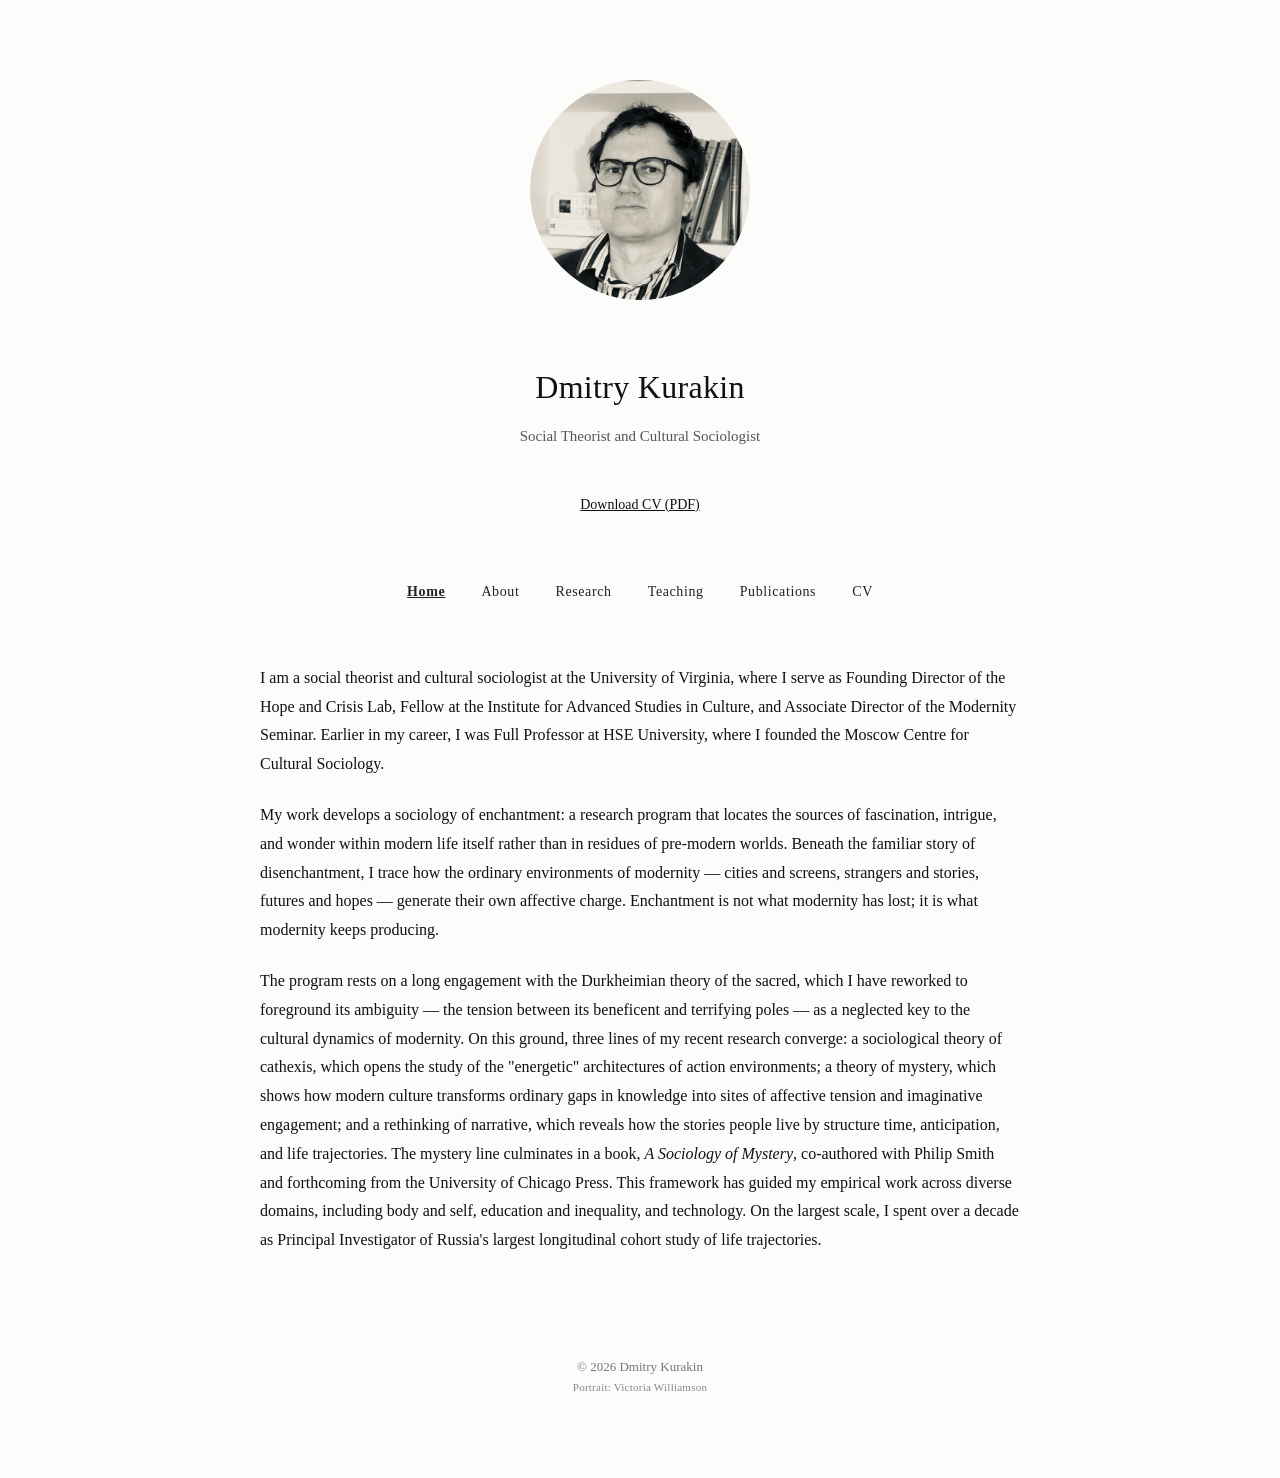
<file: index.html>
<!DOCTYPE html>
<html lang="en">
<head>
    <meta charset="UTF-8">
    <title>Dmitry Kurakin - Home</title>
    <link rel="stylesheet" href="style.css">
   <!-- ===========================
     Favicon / App Icons
     =========================== -->

<!-- Используем только DK для всех размеров -->
<link rel="icon" type="image/svg+xml" href="images/favicon-DK.svg">

<!-- Универсальный fallback -->
<link rel="shortcut icon" href="images/favicon-DK.svg" type="image/svg+xml">

<!-- Safari pinned tab (цвет для монохромного режима) -->
<link rel="mask-icon" href="images/favicon-DK.svg" color="#344c3d">

<!-- Social Media Preview -->
<meta property="og:image" content="https://dmitrykurakin.org/images/favicon-DK.svg">
<meta name="twitter:image" content="https://dmitrykurakin.org/images/favicon-DK.svg">
</head>
<body>
    <header>
        <img src="images/photo.jpeg" alt="Dmitry Kurakin">
        <h1>Dmitry Kurakin</h1>
        <p>Social Theorist and Cultural Sociologist</p>
      <a class="cv-link" href="pdf/Dmitry_Kurakin_CV.pdf" target="_blank">
    Download CV (PDF)
</a>
    </header>

    <nav>
    <a href="index.html" class="current">Home</a>
    <a href="about.html">About</a>
    <a href="research.html">Research</a>
    <a href="teaching.html">Teaching</a>
    <a href="publications.html">Publications</a>
    <a href="cv.html">CV</a>
</nav>

    <main>
        <p>I am a social theorist and cultural sociologist at the University of Virginia, where I serve as Founding Director of the Hope and Crisis Lab, Fellow at the Institute for Advanced Studies in Culture, and Associate Director of the Modernity Seminar. Earlier in my career, I was Full Professor at HSE University, where I founded the Moscow Centre for Cultural Sociology.</p>

        <p>My work develops a sociology of enchantment: a research program that locates the sources of fascination, intrigue, and wonder within modern life itself rather than in residues of pre-modern worlds. Beneath the familiar story of disenchantment, I trace how the ordinary environments of modernity — cities and screens, strangers and stories, futures and hopes — generate their own affective charge. Enchantment is not what modernity has lost; it is what modernity keeps producing.</p>

        <p>The program rests on a long engagement with the Durkheimian theory of the sacred, which I have reworked to foreground its ambiguity — the tension between its beneficent and terrifying poles — as a neglected key to the cultural dynamics of modernity. On this ground, three lines of my recent research converge: a sociological theory of cathexis, which opens the study of the "energetic" architectures of action environments; a theory of mystery, which shows how modern culture transforms ordinary gaps in knowledge into sites of affective tension and imaginative engagement; and a rethinking of narrative, which reveals how the stories people live by structure time, anticipation, and life trajectories. The mystery line culminates in a book, <em>A Sociology of Mystery</em>, co-authored with Philip Smith and forthcoming from the University of Chicago Press. This framework has guided my empirical work across diverse domains, including body and self, education and inequality, and technology. On the largest scale, I spent over a decade as Principal Investigator of Russia's largest longitudinal cohort study of life trajectories.</p>
    </main>
<footer>
    © 2026 Dmitry Kurakin<br>
    <span class="photo-credit">Portrait: Victoria Williamson</span>
</footer>
</body>
</html>
</file>
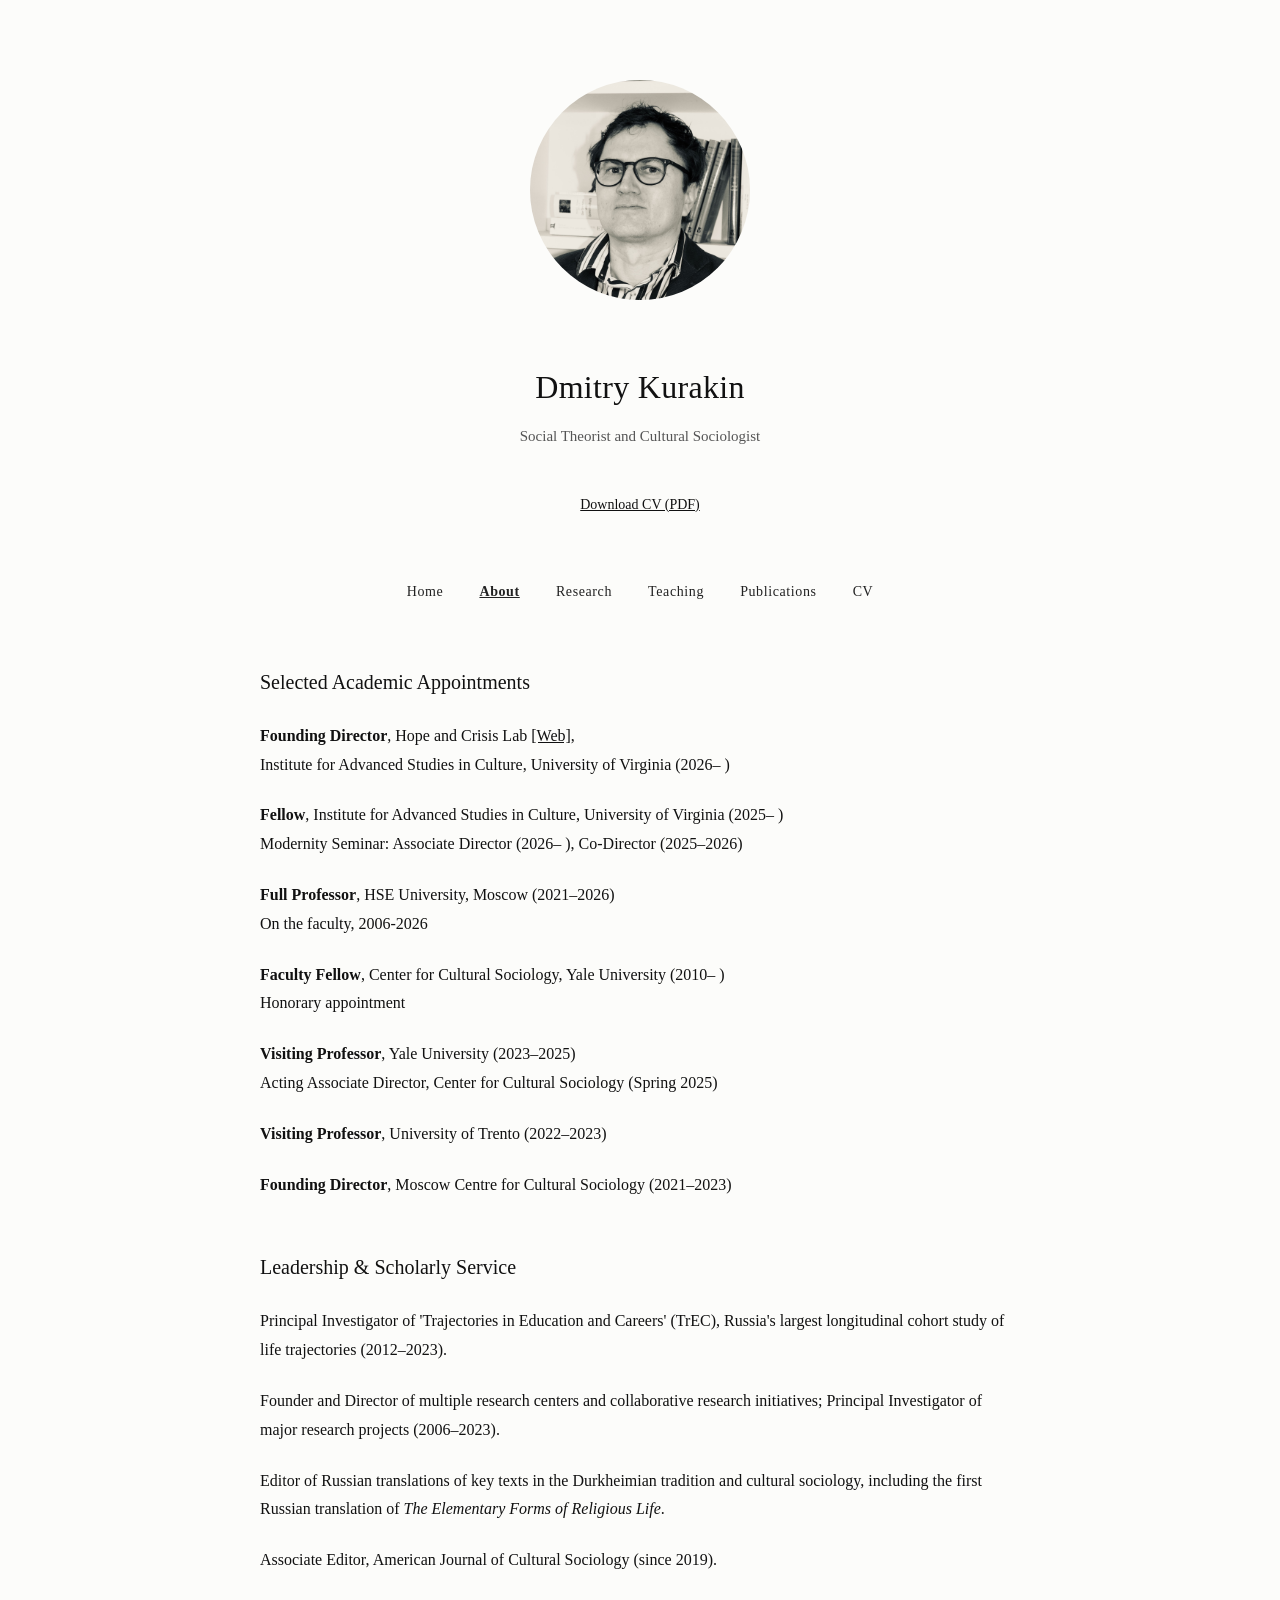
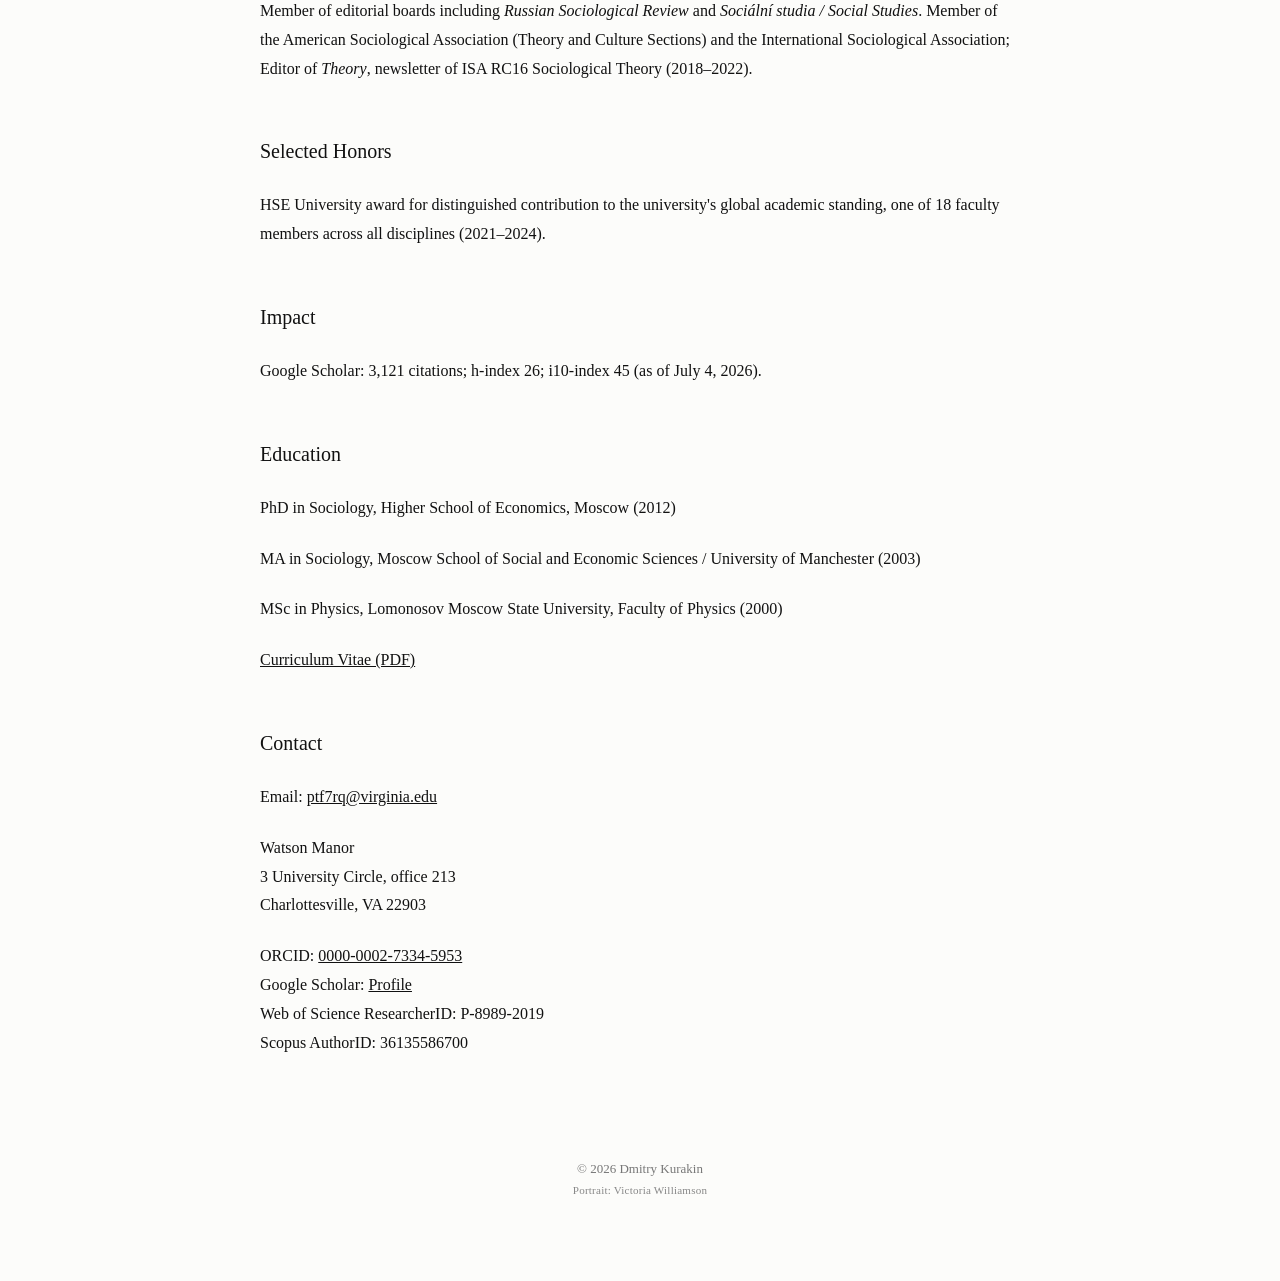
<file: about.html>
<!DOCTYPE html>
<html lang="en">
<head>
    <meta charset="UTF-8">
    <title>Dmitry Kurakin - Home</title>
<link rel="stylesheet" href="style.css">
<!-- ===========================
     Favicon / App Icons
     =========================== -->

<!-- Используем только DK для всех размеров -->
<link rel="icon" type="image/svg+xml" href="images/favicon-DK.svg">

<!-- Универсальный fallback -->
<link rel="shortcut icon" href="images/favicon-DK.svg" type="image/svg+xml">

<!-- Safari pinned tab (цвет для монохромного режима) -->
<link rel="mask-icon" href="images/favicon-DK.svg" color="#344c3d">

<!-- Social Media Preview -->
<meta property="og:image" content="https://dmitrykurakin.org/images/favicon-DK.svg">
<meta name="twitter:image" content="https://dmitrykurakin.org/images/favicon-DK.svg">
</head>
<body>
    <header>
        <img src="images/photo.jpeg" alt="Dmitry Kurakin">
        <h1>Dmitry Kurakin</h1>
        <p>Social Theorist and Cultural Sociologist</p>
      <a class="cv-link" href="pdf/Dmitry_Kurakin_CV.pdf" target="_blank">
    Download CV (PDF)
</a>
    </header>

    <nav>
    <a href="index.html">Home</a>
    <a href="about.html" class="current">About</a>
    <a href="research.html">Research</a>
    <a href="teaching.html">Teaching</a>
    <a href="publications.html">Publications</a>
    <a href="cv.html">CV</a>
</nav>

   <main>
<h2>Selected Academic Appointments</h2>

<p><strong>Founding Director</strong>, Hope and Crisis Lab <a href="https://iasculture.org/hope-and-crisis-lab/" target="_blank">[Web]</a>,<br>
Institute for Advanced Studies in Culture, University of Virginia (2026– )</p>

<p><strong>Fellow</strong>, Institute for Advanced Studies in Culture, University of Virginia (2025– )<br>
Modernity Seminar: Associate Director (2026– ), Co-Director (2025–2026)  
</p>

<p><strong>Full Professor</strong>, HSE University, Moscow (2021–2026)<br>
On the faculty, 2006-2026</p>

<p><strong>Faculty Fellow</strong>, Center for Cultural Sociology, Yale University (2010– )<br> 
Honorary appointment</p>

<p><strong>Visiting Professor</strong>, Yale University (2023–2025)<br>
Acting Associate Director, Center for Cultural Sociology (Spring 2025)</p>

<p><strong>Visiting Professor</strong>, University of Trento (2022–2023)</p>

<p><strong>Founding Director</strong>, Moscow Centre for Cultural Sociology (2021–2023)</p>

<h2>Leadership & Scholarly Service</h2>

<p>Principal Investigator of 'Trajectories in Education and Careers' (TrEC), Russia's largest longitudinal cohort study of life trajectories (2012–2023).</p>

<p>Founder and Director of multiple research centers and collaborative research initiatives; Principal Investigator of major research projects (2006–2023).</p>

<p>Editor of Russian translations of key texts in the Durkheimian tradition and cultural sociology, including the first Russian translation of <em>The Elementary Forms of Religious Life</em>.</p>

<p>Associate Editor, American Journal of Cultural Sociology (since 2019).</p>

<p>Member of editorial boards including <em>Russian Sociological Review</em> and <em>Sociální studia / Social Studies</em>. Member of the American Sociological Association (Theory and Culture Sections) and the International Sociological Association; Editor of <em>Theory</em>, newsletter of ISA RC16 Sociological Theory (2018–2022).</p>

<h2>Selected Honors</h2>

<p>HSE University award for distinguished contribution to the university's global academic standing, one of 18 faculty members across all disciplines (2021–2024).</p>

<h2>Impact</h2>

<p>Google Scholar: 3,121 citations; h-index 26; i10-index 45 (as of July 4, 2026).</p>

<h2>Education</h2>

<p>PhD in Sociology, Higher School of Economics, Moscow (2012)</p>

<p>MA in Sociology, Moscow School of Social and Economic Sciences / University of Manchester (2003)</p>

<p>MSc in Physics, Lomonosov Moscow State University, Faculty of Physics (2000)</p>

<p><a href="pdf/Dmitry_Kurakin_CV.pdf" target="_blank">Curriculum Vitae (PDF)</a></p>
<h2>Contact</h2>

<p>Email: <a href="mailto:ptf7rq@virginia.edu">ptf7rq@virginia.edu</a></p>

<p>
Watson Manor<br>
3 University Circle, office 213<br>
Charlottesville, VA 22903
</p>

<p>
ORCID: <a href="https://orcid.org/0000-0002-7334-5953" target="_blank">0000-0002-7334-5953</a><br>
Google Scholar: <a href="https://scholar.google.com/citations?user=AHNP6kgAAAAJ&hl=en" target="_blank">Profile</a><br>
Web of Science ResearcherID: P-8989-2019<br>
Scopus AuthorID: 36135586700
</p>
</main>
<footer>
    © 2026 Dmitry Kurakin<br>
    <span class="photo-credit">Portrait: Victoria Williamson</span>
</footer>
</body>
</html>
</file>
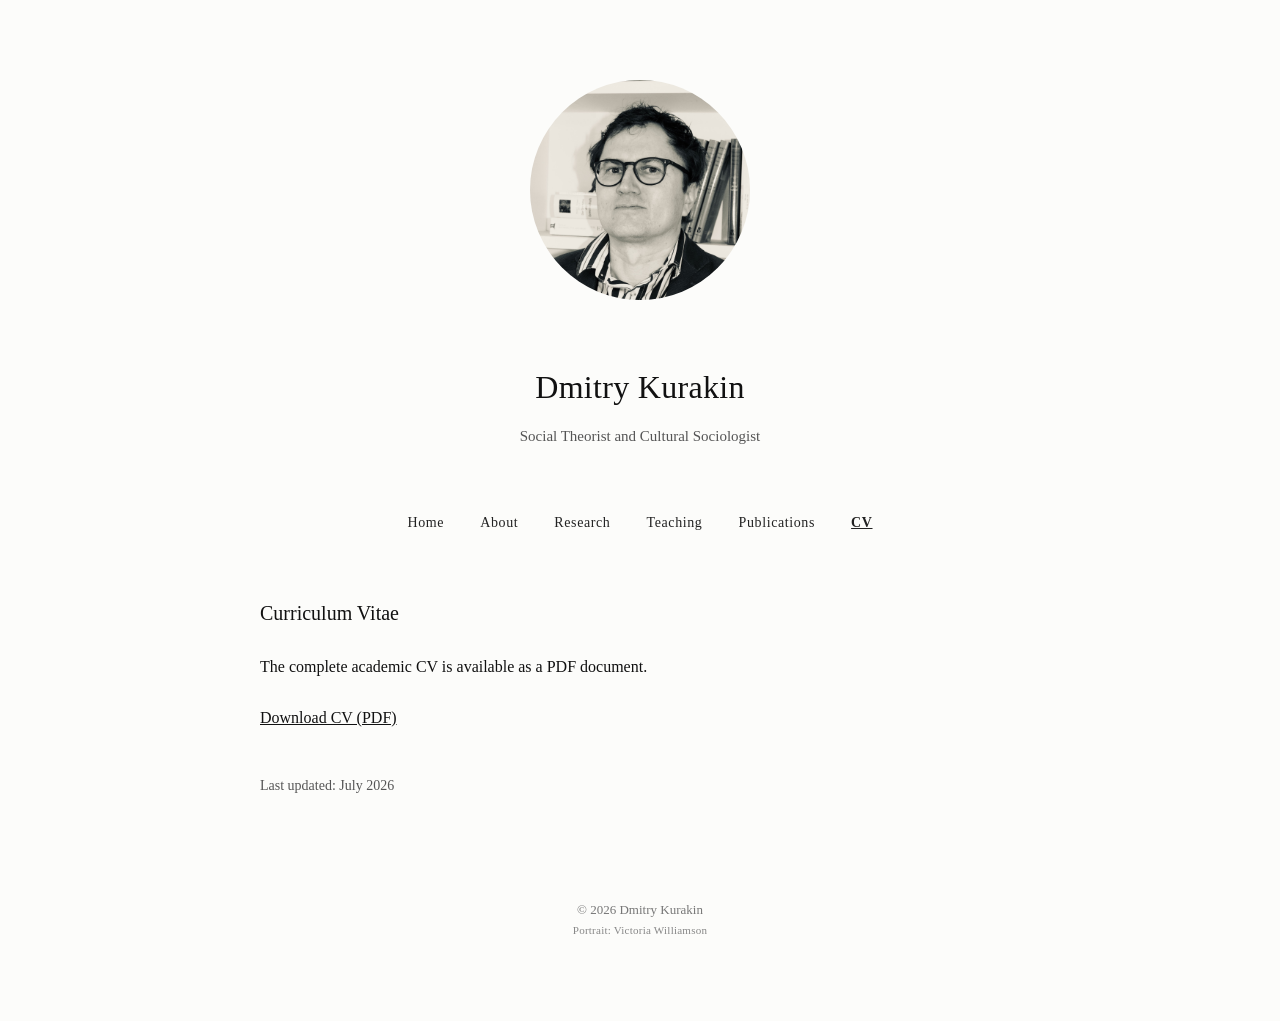
<file: cv.html>
<!DOCTYPE html>
<html lang="en">
<head>
    <meta charset="UTF-8">
    <title>Dmitry Kurakin - CV</title>
<link rel="stylesheet" href="style.css">
<!-- ===========================
     Favicon / App Icons
     =========================== -->

<!-- Используем только DK для всех размеров -->
<link rel="icon" type="image/svg+xml" href="images/favicon-DK.svg">

<!-- Универсальный fallback -->
<link rel="shortcut icon" href="images/favicon-DK.svg" type="image/svg+xml">

<!-- Safari pinned tab (цвет для монохромного режима) -->
<link rel="mask-icon" href="images/favicon-DK.svg" color="#344c3d">

<!-- Social Media Preview -->
<meta property="og:image" content="https://dmitrykurakin.org/images/favicon-DK.svg">
<meta name="twitter:image" content="https://dmitrykurakin.org/images/favicon-DK.svg">
</head>

<body>

<header>
    <img src="images/photo.jpeg" alt="Dmitry Kurakin">
    <h1>Dmitry Kurakin</h1>
    <p>Social Theorist and Cultural Sociologist</p>
</header>

<nav>
    <a href="index.html">Home</a>
    <a href="about.html">About</a>
    <a href="research.html">Research</a>
    <a href="teaching.html">Teaching</a>
    <a href="publications.html">Publications</a>
    <a href="cv.html" class="current">CV</a>
</nav>

<main>
    <h2>Curriculum Vitae</h2>

    <p>
        The complete academic CV is available as a PDF document.
    </p>

    <p>
        <a href="pdf/Dmitry_Kurakin_CV.pdf" target="_blank">
            Download CV (PDF)
        </a>
    </p>

    <p style="margin-top:40px; font-size:14px; color:#555;">
        Last updated: July 2026
    </p>
</main>

<footer>
    © 2026 Dmitry Kurakin<br>
    <span class="photo-credit">Portrait: Victoria Williamson</span>
</footer>

</body>
</html>
</file>
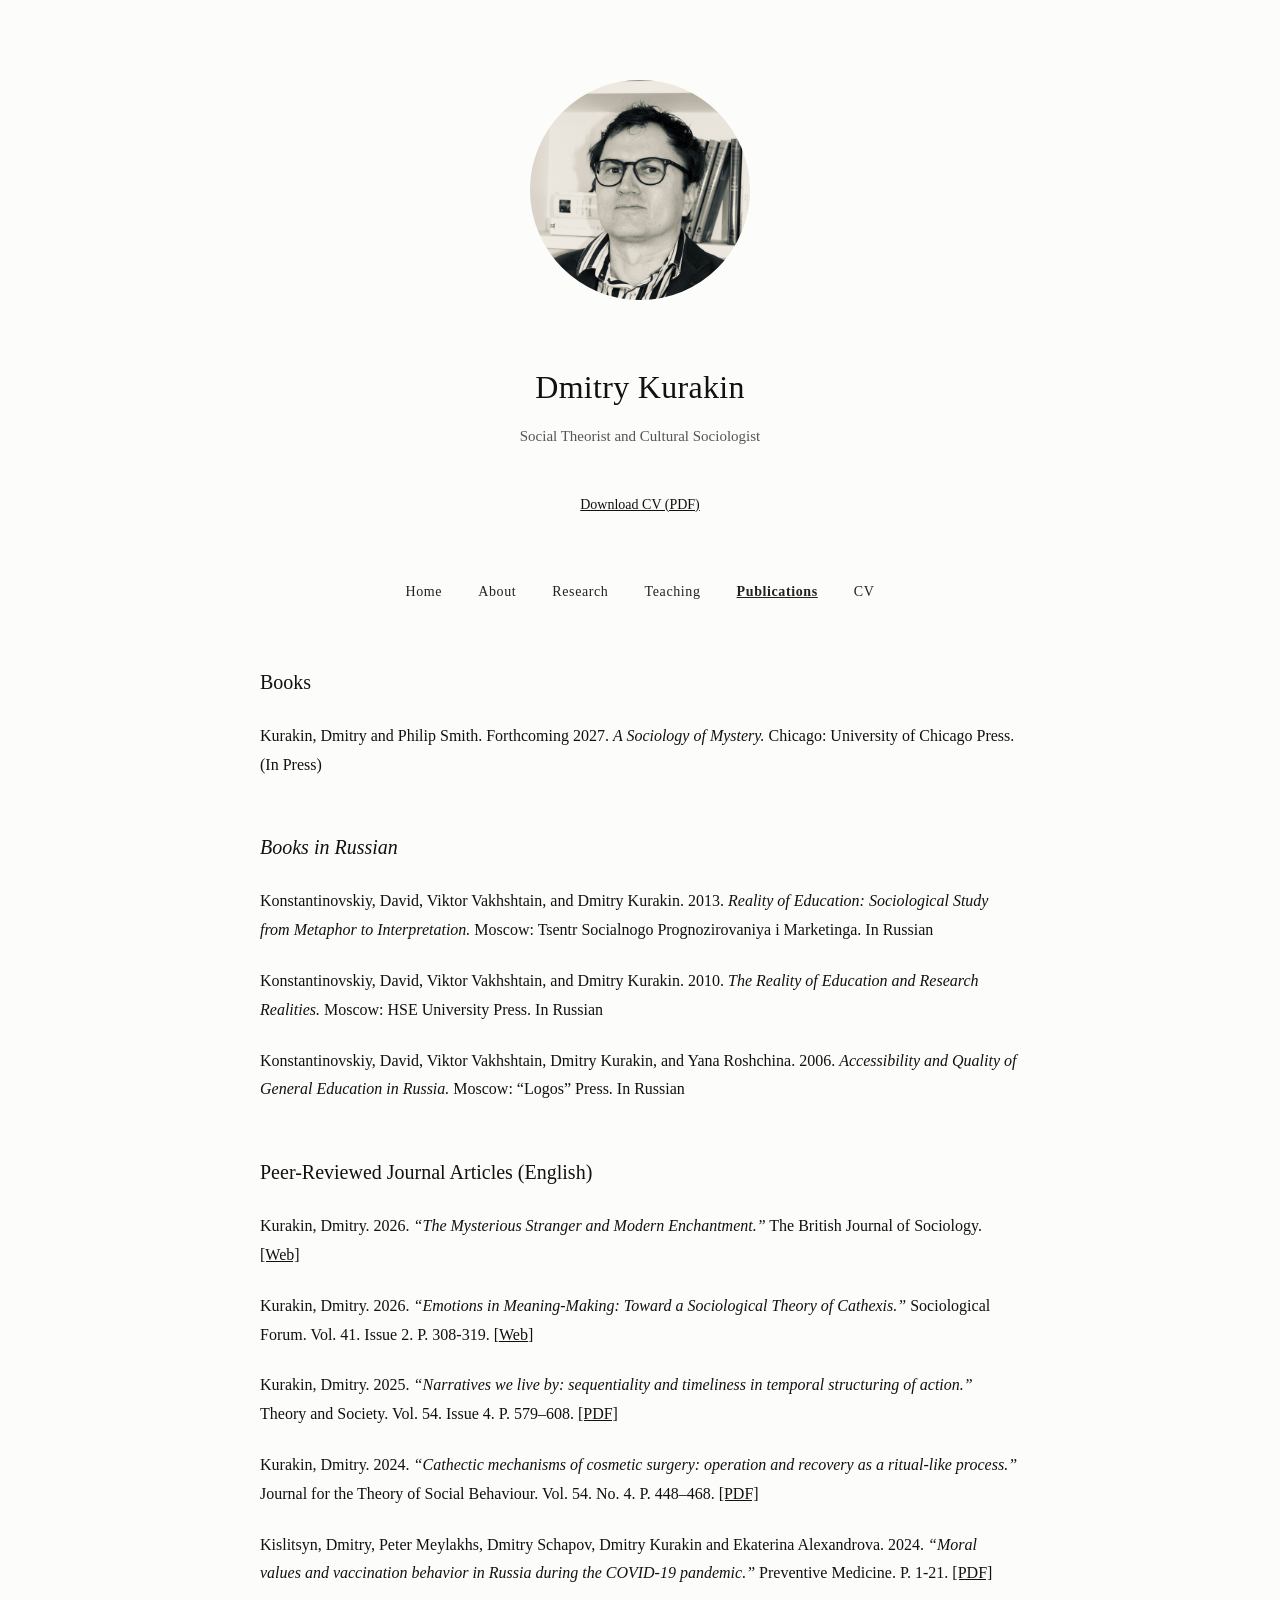
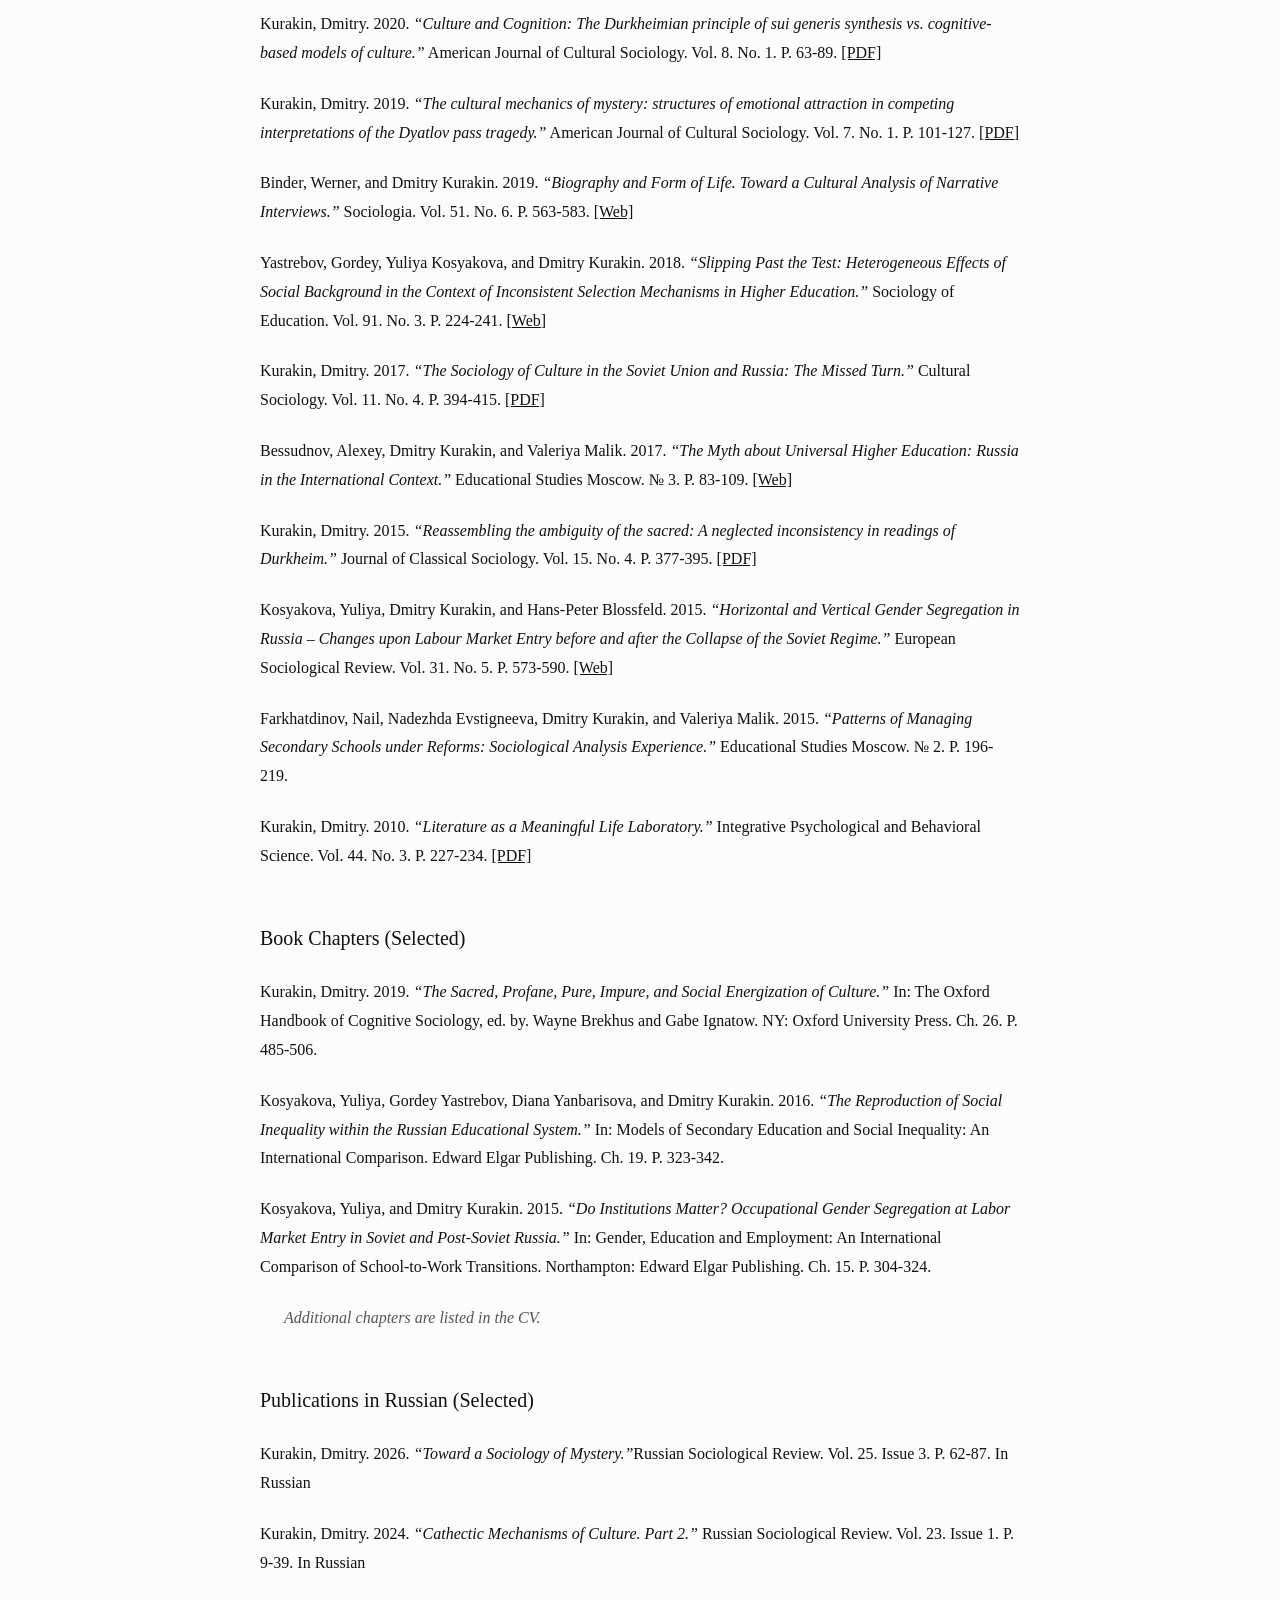
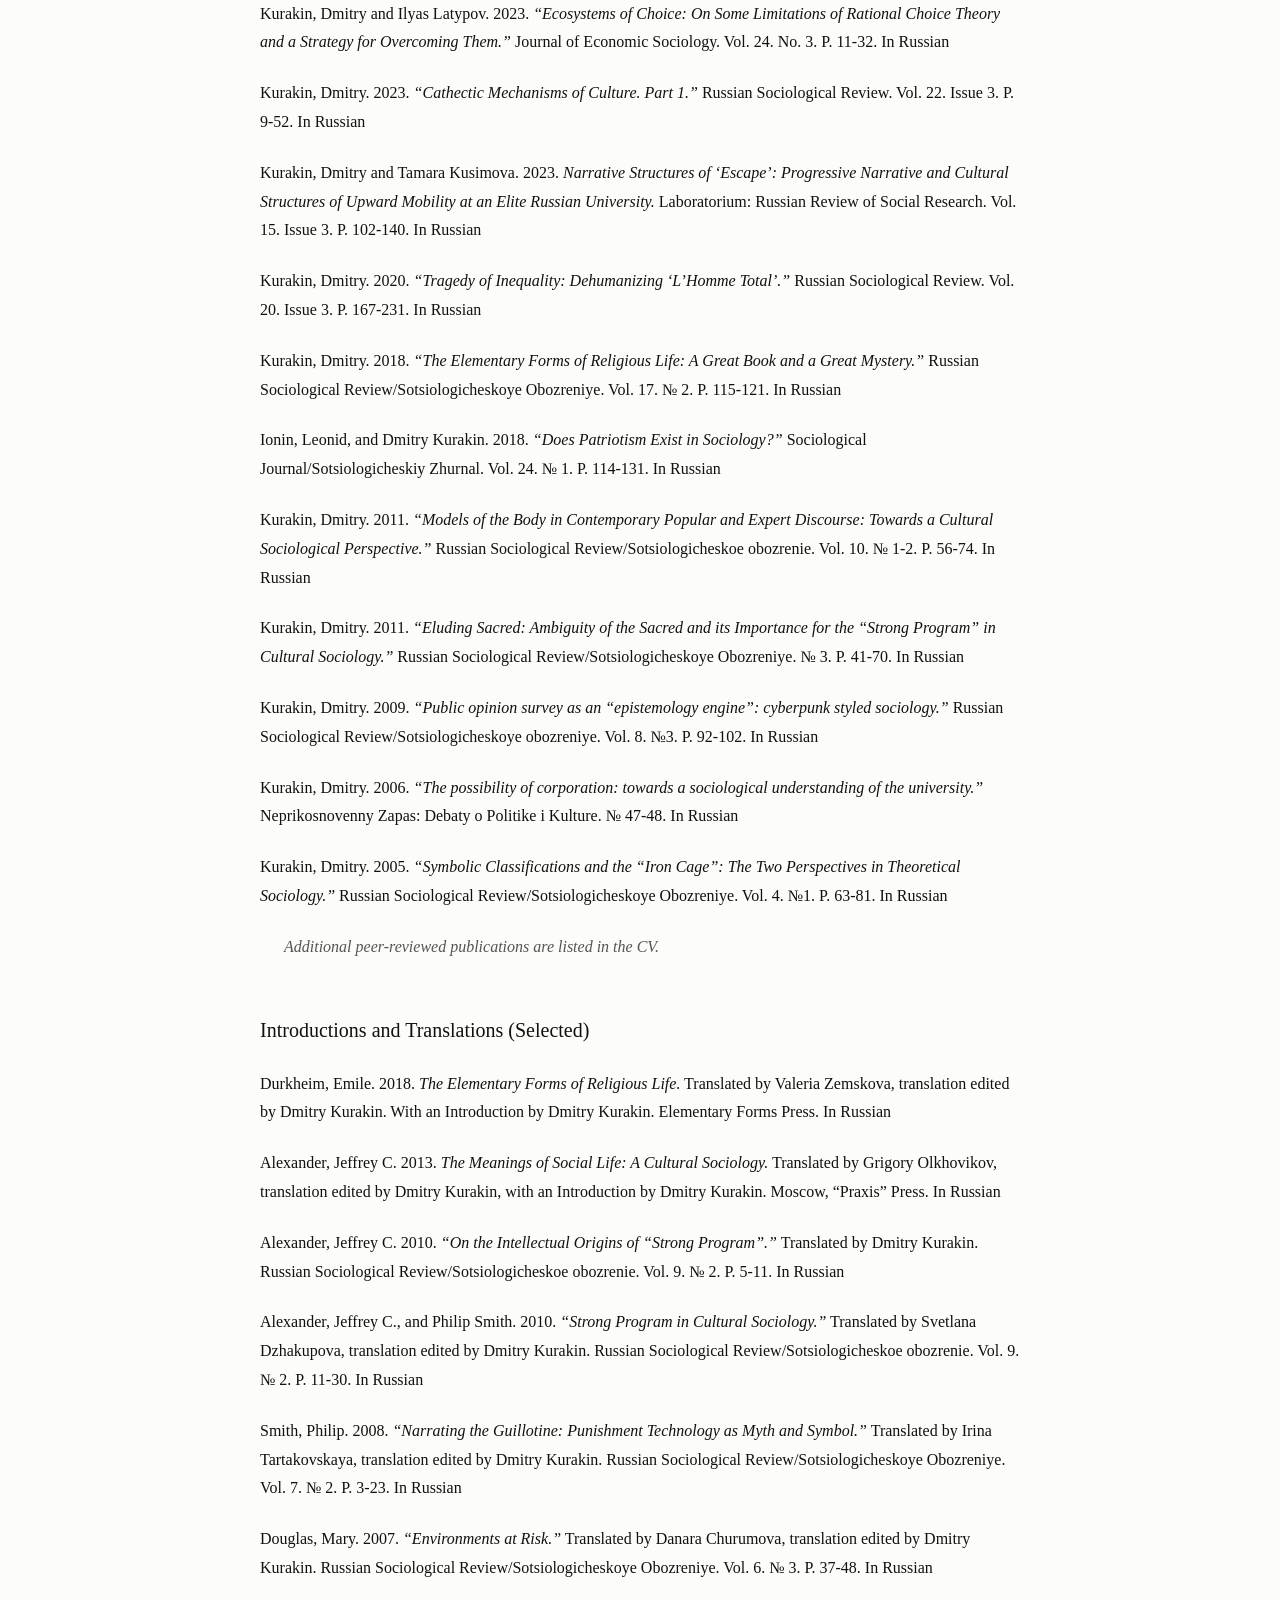
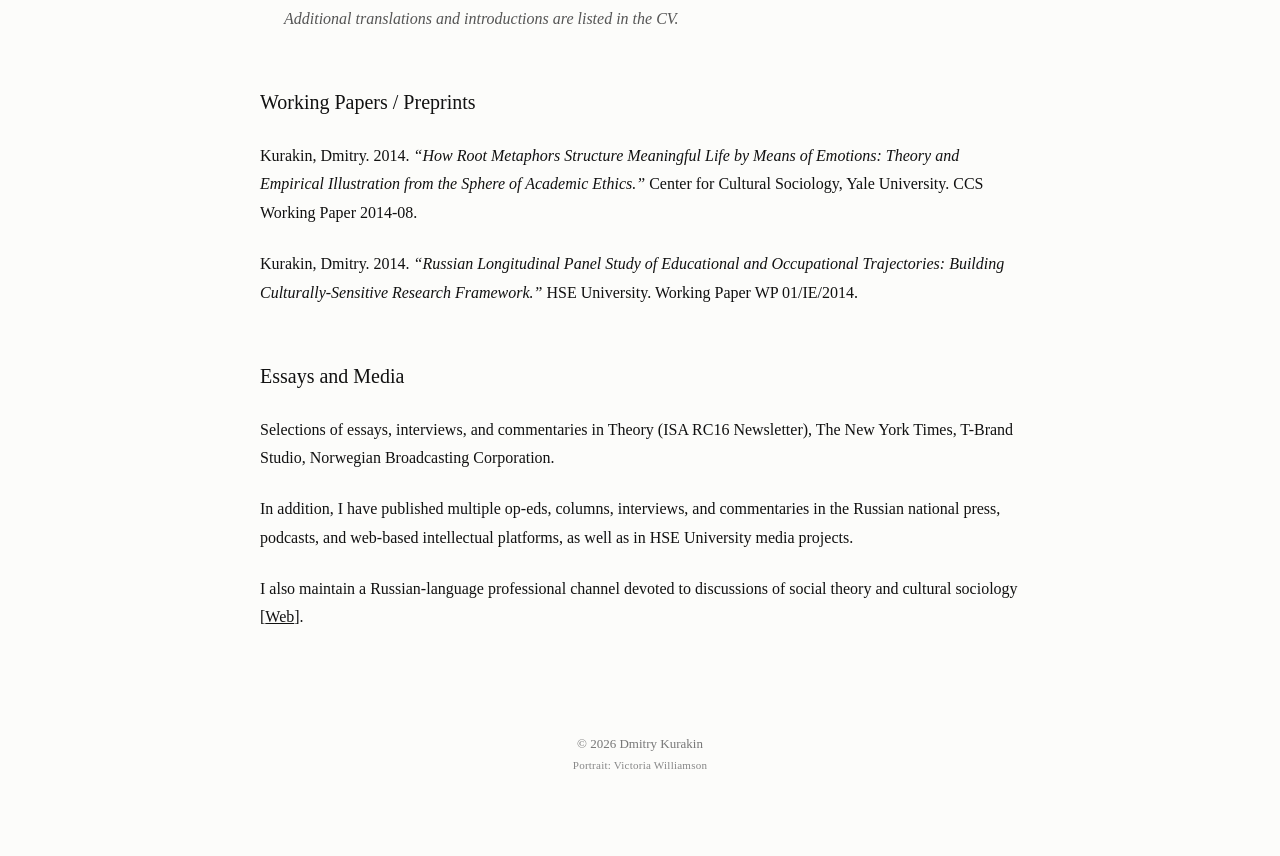
<file: publications.html>
<!DOCTYPE html>
<html lang="en">
<head>
    <meta charset="UTF-8">
    <title>Dmitry Kurakin - Publications</title>
<link rel="stylesheet" href="style.css">
<!-- ===========================
     Favicon / App Icons
     =========================== -->

<!-- Используем только DK для всех размеров -->
<link rel="icon" type="image/svg+xml" href="images/favicon-DK.svg">

<!-- Универсальный fallback -->
<link rel="shortcut icon" href="images/favicon-DK.svg" type="image/svg+xml">

<!-- Safari pinned tab (цвет для монохромного режима) -->
<link rel="mask-icon" href="images/favicon-DK.svg" color="#344c3d">

<!-- Social Media Preview -->
<meta property="og:image" content="https://dmitrykurakin.org/images/favicon-DK.svg">
<meta name="twitter:image" content="https://dmitrykurakin.org/images/favicon-DK.svg">
</head>
<body>
   <header>
    <img src="images/photo.jpeg" alt="Dmitry Kurakin">
    <h1>Dmitry Kurakin</h1>
    <p>Social Theorist and Cultural Sociologist</p>
    <a class="cv-link" href="pdf/Dmitry_Kurakin_CV.pdf" target="_blank">
        Download CV (PDF)
    </a>
</header>

    <nav>
        <a href="index.html">Home</a>
        <a href="about.html">About</a>
        <a href="research.html">Research</a>
        <a href="teaching.html">Teaching</a>
        <a href="publications.html" class="current">Publications</a>
        <a href="cv.html">CV</a>
    </nav>

    <main>
        <h2>Books</h2>
        <p>Kurakin, Dmitry and Philip Smith. Forthcoming 2027. <em>A Sociology of Mystery.</em> Chicago: University of Chicago Press. (In Press)</p>
        <h2><em>Books in Russian</em></h2>
        <p>Konstantinovskiy, David, Viktor Vakhshtain, and Dmitry Kurakin. 2013. <em>Reality of Education: Sociological Study from Metaphor to Interpretation.</em> Moscow: Tsentr Socialnogo Prognozirovaniya i Marketinga. In Russian</p>
        <p>Konstantinovskiy, David, Viktor Vakhshtain, and Dmitry Kurakin. 2010. <em>The Reality of Education and Research Realities.</em> Moscow: HSE University Press. In Russian</p>
        <p>Konstantinovskiy, David, Viktor Vakhshtain, Dmitry Kurakin, and Yana Roshchina. 2006. <em>Accessibility and Quality of General Education in Russia.</em> Moscow: “Logos” Press. In Russian</p>


        <h2>Peer-Reviewed Journal Articles (English)</h2>

       <p>Kurakin, Dmitry. 2026. <em>“The Mysterious Stranger and Modern Enchantment.”</em> The British Journal of Sociology. <a href="https://onlinelibrary.wiley.com/doi/epdf/10.1111/1468-4446.70158" target="_blank">[Web]</a></p>
       
        <p>Kurakin, Dmitry. 2026. <em>“Emotions in Meaning-Making: Toward a Sociological Theory of Cathexis.”</em> Sociological Forum. Vol. 41. Issue 2. P. 308-319. <a href="https://onlinelibrary.wiley.com/doi/epdf/10.1111/socf.70039" target="_blank">[Web]</a></p>

        <p>Kurakin, Dmitry. 2025. <em>“Narratives we live by: sequentiality and timeliness in temporal structuring of action.”</em> Theory and Society. Vol. 54. Issue 4. P. 579–608. 
        <a href="pdf/Dmitry_Kurakin_(T&S-2025)_Narratives_we_live_by.pdf" target="_blank">[PDF]</a></p>

        <p>Kurakin, Dmitry. 2024. <em>“Cathectic mechanisms of cosmetic surgery: operation and recovery as a ritual-like process.”</em> Journal for the Theory of Social Behaviour. Vol. 54. No. 4. P. 448–468. <a href="pdf/Kurakin (2024) Cathectic mechanisms of cosmetic surgery.pdf" target="_blank">[PDF]</a></p>
       
        <p>Kislitsyn, Dmitry, Peter Meylakhs, Dmitry Schapov, Dmitry Kurakin and Ekaterina Alexandrova. 2024. <em>“Moral values and vaccination behavior in Russia during the COVID-19 pandemic.”</em> Preventive Medicine. P. 1-21. 
        <a href="pdf/MFT.pdf" target="_blank">[PDF]</a></p>

        <p>Kurakin, Dmitry. 2020. <em>“Culture and Cognition: The Durkheimian principle of sui generis synthesis vs. cognitive-based models of culture.”</em> American Journal of Cultural Sociology. Vol. 8. No. 1. P. 63-89. 
        <a href="pdf/Kurakin_Culture_and_Cognition_2020.pdf" target="_blank">[PDF]</a></p>

        <p>Kurakin, Dmitry. 2019. <em>“The cultural mechanics of mystery: structures of emotional attraction in competing interpretations of the Dyatlov pass tragedy.”</em> American Journal of Cultural Sociology. Vol. 7. No. 1. P. 101-127. 
        <a href="pdf/Kurakin2019_Article_TheCulturalMechanicsOfMysteryS.pdf" target="_blank">[PDF]</a></p>

        <p>Binder, Werner, and Dmitry Kurakin. 2019. <em>“Biography and Form of Life. Toward a Cultural Analysis of Narrative Interviews.”</em> Sociologia. Vol. 51. No. 6. P. 563-583. 
        <a href="https://www.sav.sk/journals/uploads/12120919Binder%20-%20Kurakin%20-%20Sociologia%206-2019.pdf" target="_blank">[Web]</a></p>

        <p>Yastrebov, Gordey, Yuliya Kosyakova, and Dmitry Kurakin. 2018. <em>“Slipping Past the Test: Heterogeneous Effects of Social Background in the Context of Inconsistent Selection Mechanisms in Higher Education.”</em> Sociology of Education. Vol. 91. No. 3. P. 224-241. 
        <a href="https://journals.sagepub.com/doi/10.1177/0038040718779087" target="_blank">[Web]</a></p>

        <p>Kurakin, Dmitry. 2017. <em>“The Sociology of Culture in the Soviet Union and Russia: The Missed Turn.”</em> Cultural Sociology. Vol. 11. No. 4. P. 394-415. 
        <a href="pdf/Dmitry_Kurakin_Sociology_of_Culture_in_USSR.pdf" target="_blank">[PDF]</a></p>

        <p>Bessudnov, Alexey, Dmitry Kurakin, and Valeriya Malik. 2017. <em>“The Myth about Universal Higher Education: Russia in the International Context.”</em> Educational Studies Moscow. № 3. P. 83-109. 
        <a href="https://ore.exeter.ac.uk/articles/journal_contribution/The_Myth_about_Universal_Higher_Education_Russia_in_the_International_Context/29751131?file=56774285" target="_blank">[Web]</a></p>

        <p>Kurakin, Dmitry. 2015. <em>“Reassembling the ambiguity of the sacred: A neglected inconsistency in readings of Durkheim.”</em> Journal of Classical Sociology. Vol. 15. No. 4. P. 377-395. 
        <a href="pdf/Dmitry_Kurakin_Ambiguity_of_the_Sacred.pdf" target="_blank">[PDF]</a></p>

        <p>Kosyakova, Yuliya, Dmitry Kurakin, and Hans-Peter Blossfeld. 2015. <em>“Horizontal and Vertical Gender Segregation in Russia – Changes upon Labour Market Entry before and after the Collapse of the Soviet Regime.”</em> European Sociological Review. Vol. 31. No. 5. P. 573-590. 
        <a href="https://doi.org/10.1093/esr/jcv060" target="_blank">[Web]</a></p>

        <p>Farkhatdinov, Nail, Nadezhda Evstigneeva, Dmitry Kurakin, and Valeriya Malik. 2015. <em>“Patterns of Managing Secondary Schools under Reforms: Sociological Analysis Experience.”</em> Educational Studies Moscow. № 2. P. 196-219.</p>

        <p>Kurakin, Dmitry. 2010. <em>“Literature as a Meaningful Life Laboratory.”</em> Integrative Psychological and Behavioral Science. Vol. 44. No. 3. P. 227-234. 
        <a href="pdf/Kurakin_D_(2010)_LITERATURE_AS_A_MEANINGFUL_LIFE_LABORATORY.pdf" target="_blank">[PDF]</a></p>

        <h2>Book Chapters (Selected)</h2>
        <p>Kurakin, Dmitry. 2019. <em>“The Sacred, Profane, Pure, Impure, and Social Energization of Culture.”</em> In: The Oxford Handbook of Cognitive Sociology, ed. by. Wayne Brekhus and Gabe Ignatow. NY: Oxford University Press. Ch. 26. P. 485-506.</p>
        <p>Kosyakova, Yuliya, Gordey Yastrebov, Diana Yanbarisova, and Dmitry Kurakin. 2016. <em>“The Reproduction of Social Inequality within the Russian Educational System.”</em> In: Models of Secondary Education and Social Inequality: An International Comparison. Edward Elgar Publishing. Ch. 19. P. 323-342.</p>
        <p>Kosyakova, Yuliya, and Dmitry Kurakin. 2015. <em>“Do Institutions Matter? Occupational Gender Segregation at Labor Market Entry in Soviet and Post-Soviet Russia.”</em> In: Gender, Education and Employment: An International Comparison of School-to-Work Transitions. Northampton: Edward Elgar Publishing. Ch. 15. P. 304-324.</p>
        <p class="note">Additional chapters are listed in the CV.</p>
        
        <h2>Publications in Russian (Selected)</h2>
        <p>Kurakin, Dmitry. 2026. <em>“Toward a Sociology of Mystery.”</em>Russian Sociological Review. Vol. 25. Issue 3. P. 62-87. In Russian</p>
        <p>Kurakin, Dmitry. 2024. <em>“Cathectic Mechanisms of Culture. Part 2.”</em> Russian Sociological Review. Vol. 23. Issue 1. P. 9-39. In Russian</p>
        <p>Kurakin, Dmitry and Ilyas Latypov. 2023. <em>“Ecosystems of Choice: On Some Limitations of Rational Choice Theory and a Strategy for Overcoming Them.”</em> Journal of Economic Sociology. Vol. 24. No. 3. P. 11-32. In Russian</p>
        <p>Kurakin, Dmitry. 2023. <em>“Cathectic Mechanisms of Culture. Part 1.”</em> Russian Sociological Review. Vol. 22. Issue 3. P. 9-52. In Russian</p>
        <p>Kurakin, Dmitry and Tamara Kusimova. 2023. <em>Narrative Structures of ‘Escape’: Progressive Narrative and Cultural Structures of Upward Mobility at an Elite Russian University.</em> Laboratorium: Russian Review of Social Research. Vol. 15. Issue 3. P. 102-140. In Russian</p>
        <p>Kurakin, Dmitry. 2020. <em>“Tragedy of Inequality: Dehumanizing ‘L’Homme Total’.”</em> Russian Sociological Review. Vol. 20. Issue 3. P. 167-231. In Russian</p>
        <p>Kurakin, Dmitry. 2018. <em>“The Elementary Forms of Religious Life: A Great Book and a Great Mystery.”</em> Russian Sociological Review/Sotsiologicheskoye Obozreniye. Vol. 17. № 2. P. 115-121. In Russian</p>
        <p>Ionin, Leonid, and Dmitry Kurakin. 2018. <em>“Does Patriotism Exist in Sociology?”</em> Sociological Journal/Sotsiologicheskiy Zhurnal. Vol. 24. № 1. P. 114-131. In Russian</p>
        <p>Kurakin, Dmitry. 2011. <em>“Models of the Body in Contemporary Popular and Expert Discourse: Towards a Cultural Sociological Perspective.”</em> Russian Sociological Review/Sotsiologicheskoe obozrenie. Vol. 10. № 1-2. P. 56-74. In Russian</p>
        <p>Kurakin, Dmitry. 2011. <em>“Eluding Sacred: Ambiguity of the Sacred and its Importance for the “Strong Program” in Cultural Sociology.”</em> Russian Sociological Review/Sotsiologicheskoye Obozreniye. № 3. P. 41-70. In Russian</p>
        <p>Kurakin, Dmitry. 2009. <em>“Public opinion survey as an “epistemology engine”: cyberpunk styled sociology.”</em> Russian Sociological Review/Sotsiologicheskoye obozreniye. Vol. 8. №3. P. 92-102. In Russian</p>
        <p>Kurakin, Dmitry. 2006. <em>“The possibility of corporation: towards a sociological understanding of the university.”</em> Neprikosnovenny Zapas: Debaty o Politike i Kulture. № 47-48. In Russian</p>
        <p>Kurakin, Dmitry. 2005. <em>“Symbolic Classifications and the “Iron Cage”: The Two Perspectives in Theoretical Sociology.”</em> Russian Sociological Review/Sotsiologicheskoye Obozreniye. Vol. 4. №1. P. 63-81. In Russian</p>
        <p class="note">Additional peer-reviewed publications are listed in the CV.</p>

        <h2>Introductions and Translations (Selected)</h2>
        <p>Durkheim, Emile. 2018. <em>The Elementary Forms of Religious Life.</em> Translated by Valeria Zemskova, translation edited by Dmitry Kurakin. With an Introduction by Dmitry Kurakin. Elementary Forms Press. In Russian</p>
        <p>Alexander, Jeffrey C. 2013. <em>The Meanings of Social Life: A Cultural Sociology.</em> Translated by Grigory Olkhovikov, translation edited by Dmitry Kurakin, with an Introduction by Dmitry Kurakin. Moscow, “Praxis” Press. In Russian</p>
        <p>Alexander, Jeffrey C. 2010. <em>“On the Intellectual Origins of “Strong Program”.”</em> Translated by Dmitry Kurakin. Russian Sociological Review/Sotsiologicheskoe obozrenie. Vol. 9. № 2. P. 5-11. In Russian</p>
        <p>Alexander, Jeffrey C., and Philip Smith. 2010. <em>“Strong Program in Cultural Sociology.”</em> Translated by Svetlana Dzhakupova, translation edited by Dmitry Kurakin. Russian Sociological Review/Sotsiologicheskoe obozrenie. Vol. 9. № 2. P. 11-30. In Russian</p>
        <p>Smith, Philip. 2008. <em>“Narrating the Guillotine: Punishment Technology as Myth and Symbol.”</em> Translated by Irina Tartakovskaya, translation edited by Dmitry Kurakin. Russian Sociological Review/Sotsiologicheskoye Obozreniye. Vol. 7. № 2. P. 3-23. In Russian</p>
        <p>Douglas, Mary. 2007. <em>“Environments at Risk.”</em> Translated by Danara Churumova, translation edited by Dmitry Kurakin. Russian Sociological Review/Sotsiologicheskoye Obozreniye. Vol. 6. № 3. P. 37-48. In Russian</p>
        <p class="note">Additional translations and introductions are listed in the CV.</p>
<h2>Working Papers / Preprints</h2>
<p>Kurakin, Dmitry. 2014. <em>“How Root Metaphors Structure Meaningful Life by Means of Emotions: Theory and Empirical Illustration from the Sphere of Academic Ethics.”</em> Center for Cultural Sociology, Yale University. CCS Working Paper 2014-08.</p>
<p>Kurakin, Dmitry. 2014. <em>“Russian Longitudinal Panel Study of Educational and Occupational Trajectories: Building Culturally-Sensitive Research Framework.”</em> HSE University. Working Paper WP 01/IE/2014.</p>

<h2>Essays and Media</h2>

<p>Selections of essays, interviews, and commentaries in Theory (ISA RC16 Newsletter), The New York Times, T-Brand Studio, Norwegian Broadcasting Corporation.</p>

<p>In addition, I have published multiple op-eds, columns, interviews, and commentaries in the Russian national press, podcasts, and web-based intellectual platforms, as well as in HSE University media projects.</p>

<p>I also maintain a Russian-language professional channel devoted to discussions of social theory and cultural sociology 
[<a href="https://t.me/CulturalSociologyMoscow" target="_blank">Web</a>].</p>

    <footer>
        © 2026 Dmitry Kurakin<br>
    <span class="photo-credit">Portrait: Victoria Williamson</span>
    </footer>
</body>
</html>
</file>
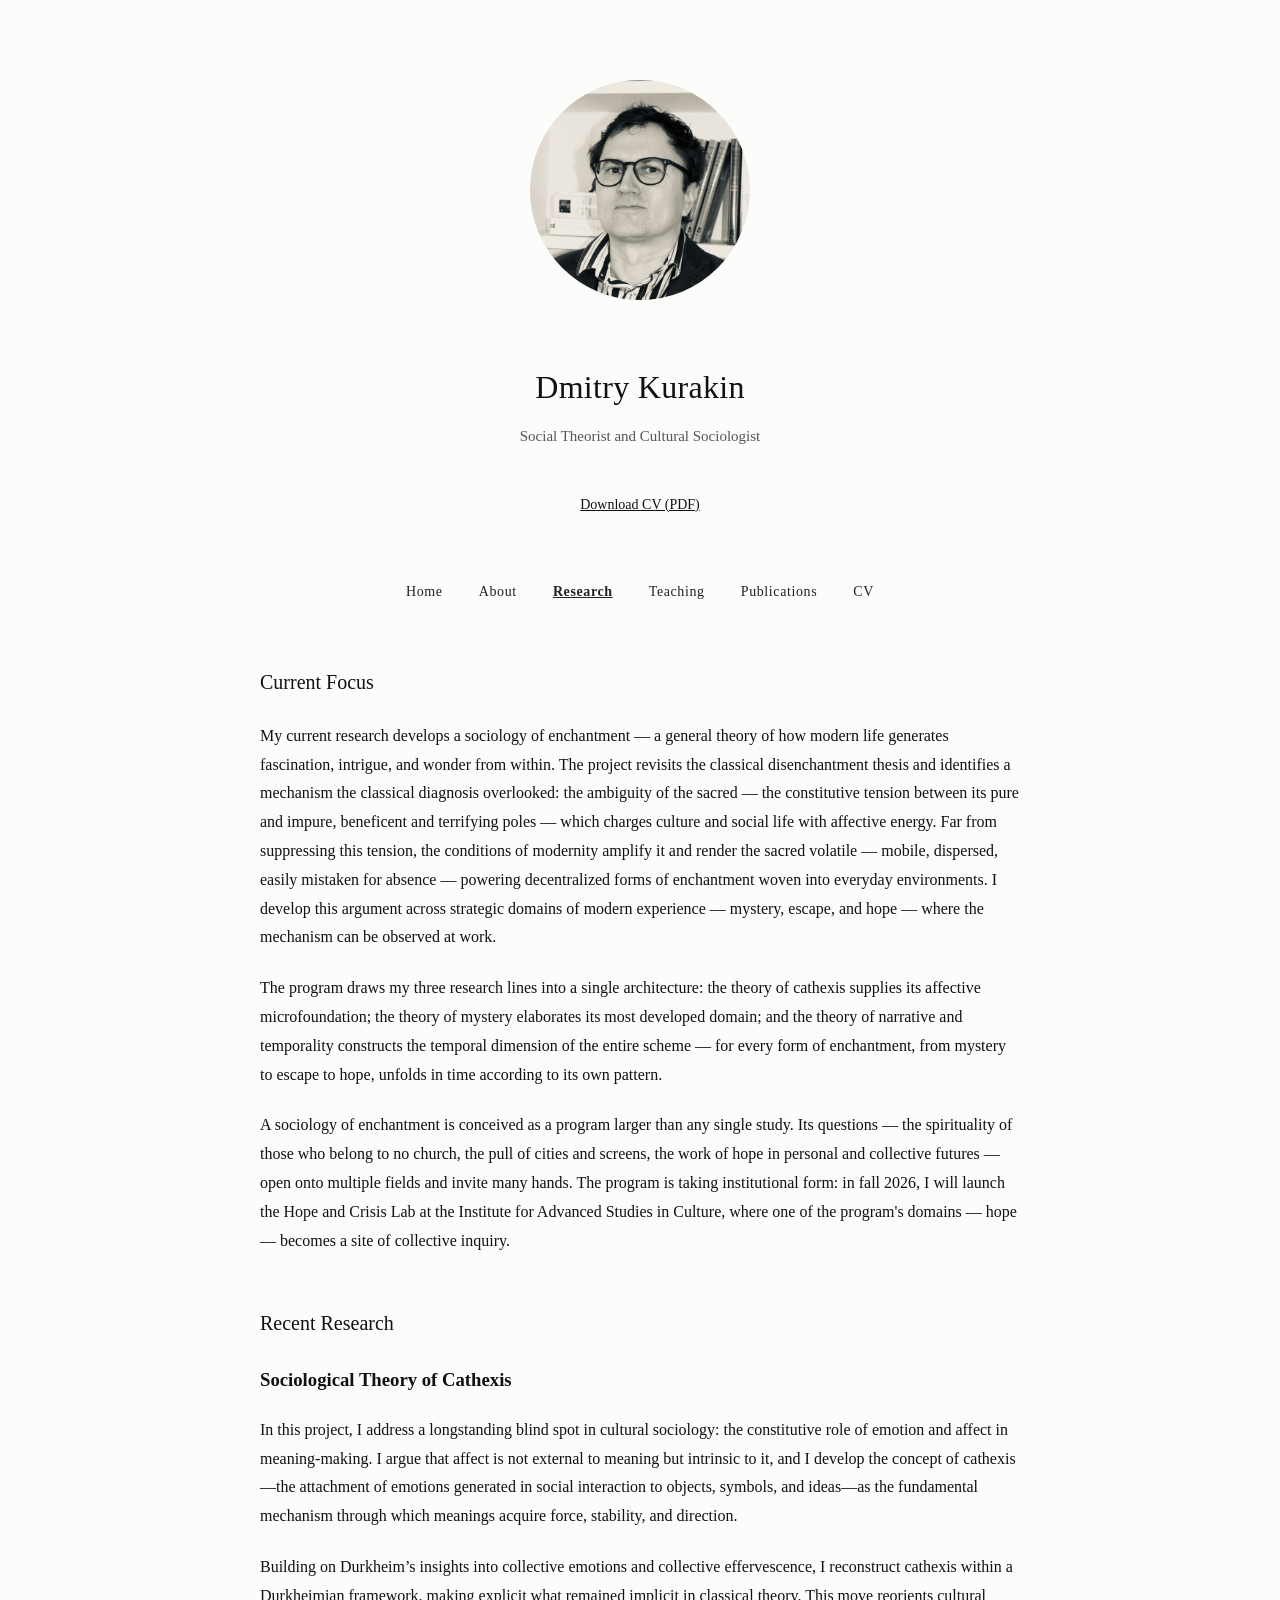
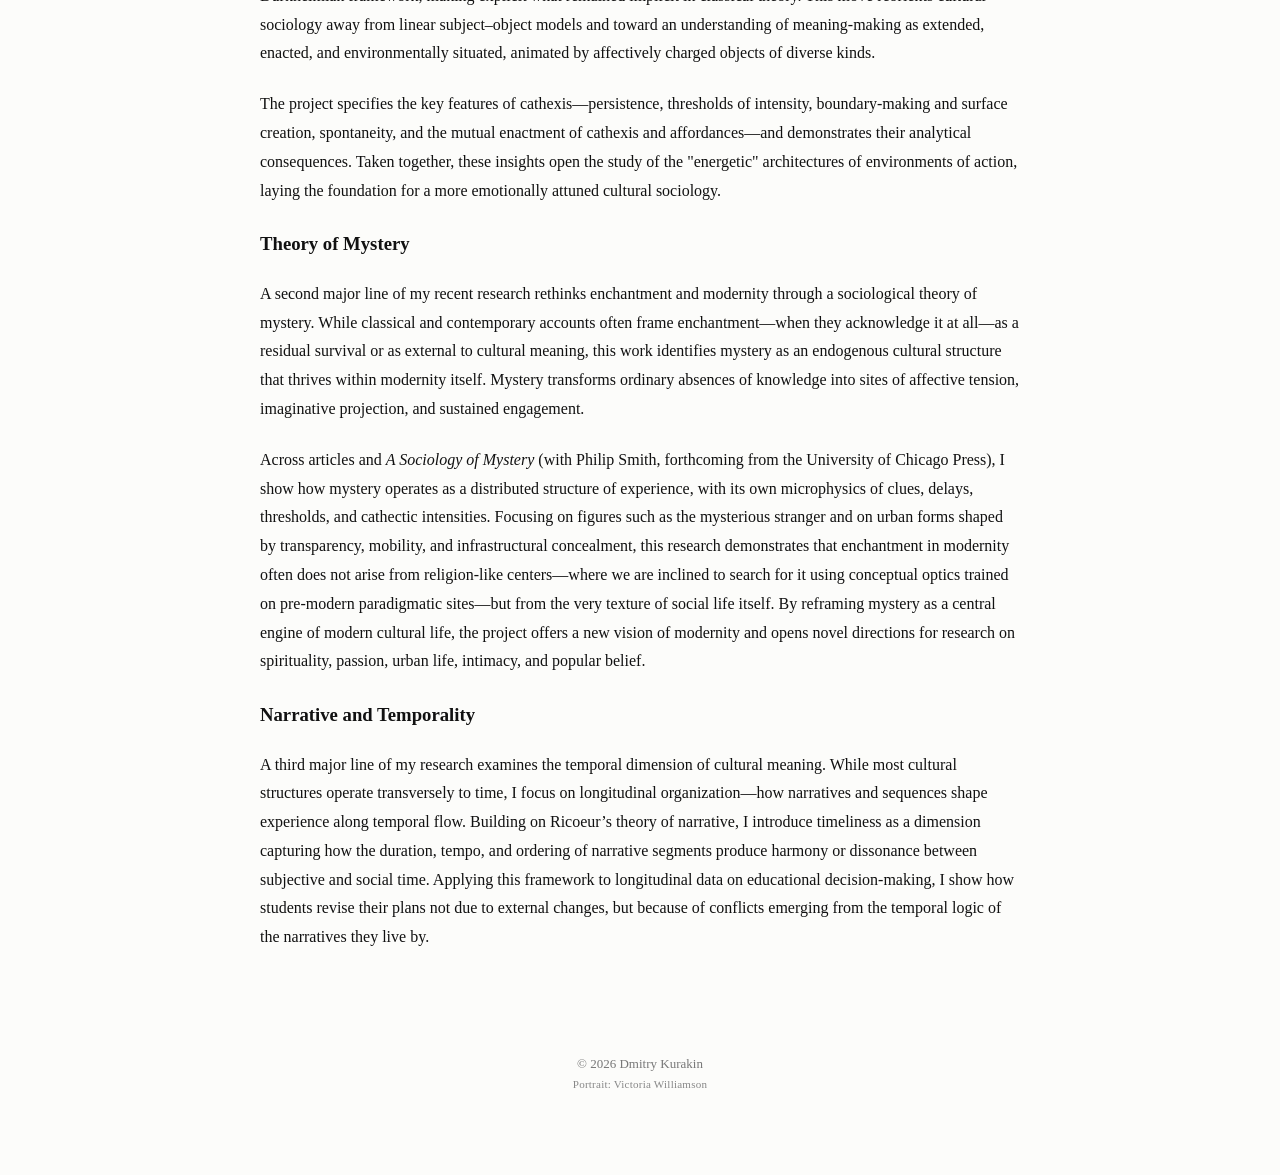
<file: research.html>
<!DOCTYPE html>
<html lang="en">
<head>
    <meta charset="UTF-8">
    <title>Dmitry Kurakin - Research</title>
    <link rel="stylesheet" href="style.css">
<!-- ===========================
     Favicon / App Icons
     =========================== -->

<!-- Используем только DK для всех размеров -->
<link rel="icon" type="image/svg+xml" href="images/favicon-DK.svg">

<!-- Универсальный fallback -->
<link rel="shortcut icon" href="images/favicon-DK.svg" type="image/svg+xml">

<!-- Safari pinned tab (цвет для монохромного режима) -->
<link rel="mask-icon" href="images/favicon-DK.svg" color="#344c3d">

<!-- Social Media Preview -->
<meta property="og:image" content="https://dmitrykurakin.org/images/favicon-DK.svg">
<meta name="twitter:image" content="https://dmitrykurakin.org/images/favicon-DK.svg">
</head>
<body>
    <header>
        <img src="images/photo.jpeg" alt="Dmitry Kurakin">
        <h1>Dmitry Kurakin</h1>
        <p>Social Theorist and Cultural Sociologist</p>
        <a class="cv-link" href="pdf/Dmitry_Kurakin_CV.pdf" target="_blank">
            Download CV (PDF)
        </a>
    </header>

    <nav>
        <a href="index.html">Home</a>
        <a href="about.html">About</a>
        <a href="research.html" class="current">Research</a>
        <a href="teaching.html">Teaching</a>
        <a href="publications.html">Publications</a>
        <a href="cv.html">CV</a>
    </nav>

    <main>
        <h2>Current Focus</h2>
        <p>My current research develops a sociology of enchantment — a general theory of how modern life generates fascination, intrigue, and wonder from within. The project revisits the classical disenchantment thesis and identifies a mechanism the classical diagnosis overlooked: the ambiguity of the sacred — the constitutive tension between its pure and impure, beneficent and terrifying poles — which charges culture and social life with affective energy. Far from suppressing this tension, the conditions of modernity amplify it and render the sacred volatile — mobile, dispersed, easily mistaken for absence — powering decentralized forms of enchantment woven into everyday environments. I develop this argument across strategic domains of modern experience — mystery, escape, and hope — where the mechanism can be observed at work.</p>

        <p>The program draws my three research lines into a single architecture: the theory of cathexis supplies its affective microfoundation; the theory of mystery elaborates its most developed domain; and the theory of narrative and temporality constructs the temporal dimension of the entire scheme — for every form of enchantment, from mystery to escape to hope, unfolds in time according to its own pattern.</p>

        <p>A sociology of enchantment is conceived as a program larger than any single study. Its questions — the spirituality of those who belong to no church, the pull of cities and screens, the work of hope in personal and collective futures — open onto multiple fields and invite many hands. The program is taking institutional form: in fall 2026, I will launch the Hope and Crisis Lab at the Institute for Advanced Studies in Culture, where one of the program's domains — hope — becomes a site of collective inquiry.</p>

        <h2>Recent Research</h2>

        <h3>Sociological Theory of Cathexis</h3>
        <p>In this project, I address a longstanding blind spot in cultural sociology: the constitutive role of emotion and affect in meaning-making. I argue that affect is not external to meaning but intrinsic to it, and I develop the concept of cathexis—the attachment of emotions generated in social interaction to objects, symbols, and ideas—as the fundamental mechanism through which meanings acquire force, stability, and direction.</p>
        <p>Building on Durkheim’s insights into collective emotions and collective effervescence, I reconstruct cathexis within a Durkheimian framework, making explicit what remained implicit in classical theory. This move reorients cultural sociology away from linear subject–object models and toward an understanding of meaning-making as extended, enacted, and environmentally situated, animated by affectively charged objects of diverse kinds.</p>
        <p>The project specifies the key features of cathexis—persistence, thresholds of intensity, boundary-making and surface creation, spontaneity, and the mutual enactment of cathexis and affordances—and demonstrates their analytical consequences. Taken together, these insights open the study of the "energetic" architectures of environments of action, laying the foundation for a more emotionally attuned cultural sociology.</p>

        <h3>Theory of Mystery</h3>
        <p>A second major line of my recent research rethinks enchantment and modernity through a sociological theory of mystery. While classical and contemporary accounts often frame enchantment—when they acknowledge it at all—as a residual survival or as external to cultural meaning, this work identifies mystery as an endogenous cultural structure that thrives within modernity itself. Mystery transforms ordinary absences of knowledge into sites of affective tension, imaginative projection, and sustained engagement.</p>
        <p>Across articles and <em>A Sociology of Mystery</em> (with Philip Smith, forthcoming from the University of Chicago Press), I show how mystery operates as a distributed structure of experience, with its own microphysics of clues, delays, thresholds, and cathectic intensities. Focusing on figures such as the mysterious stranger and on urban forms shaped by transparency, mobility, and infrastructural concealment, this research demonstrates that enchantment in modernity often does not arise from religion-like centers—where we are inclined to search for it using conceptual optics trained on pre-modern paradigmatic sites—but from the very texture of social life itself. By reframing mystery as a central engine of modern cultural life, the project offers a new vision of modernity and opens novel directions for research on spirituality, passion, urban life, intimacy, and popular belief.</p>

        <h3>Narrative and Temporality</h3>
        <p>A third major line of my research examines the temporal dimension of cultural meaning. While most cultural structures operate transversely to time, I focus on longitudinal organization—how narratives and sequences shape experience along temporal flow. Building on Ricoeur’s theory of narrative, I introduce timeliness as a dimension capturing how the duration, tempo, and ordering of narrative segments produce harmony or dissonance between subjective and social time. Applying this framework to longitudinal data on educational decision-making, I show how students revise their plans not due to external changes, but because of conflicts emerging from the temporal logic of the narratives they live by.</p>
    </main>

    <footer>
        © 2026 Dmitry Kurakin<br>
    <span class="photo-credit">Portrait: Victoria Williamson</span>
    </footer>
</body>
</html>
</file>
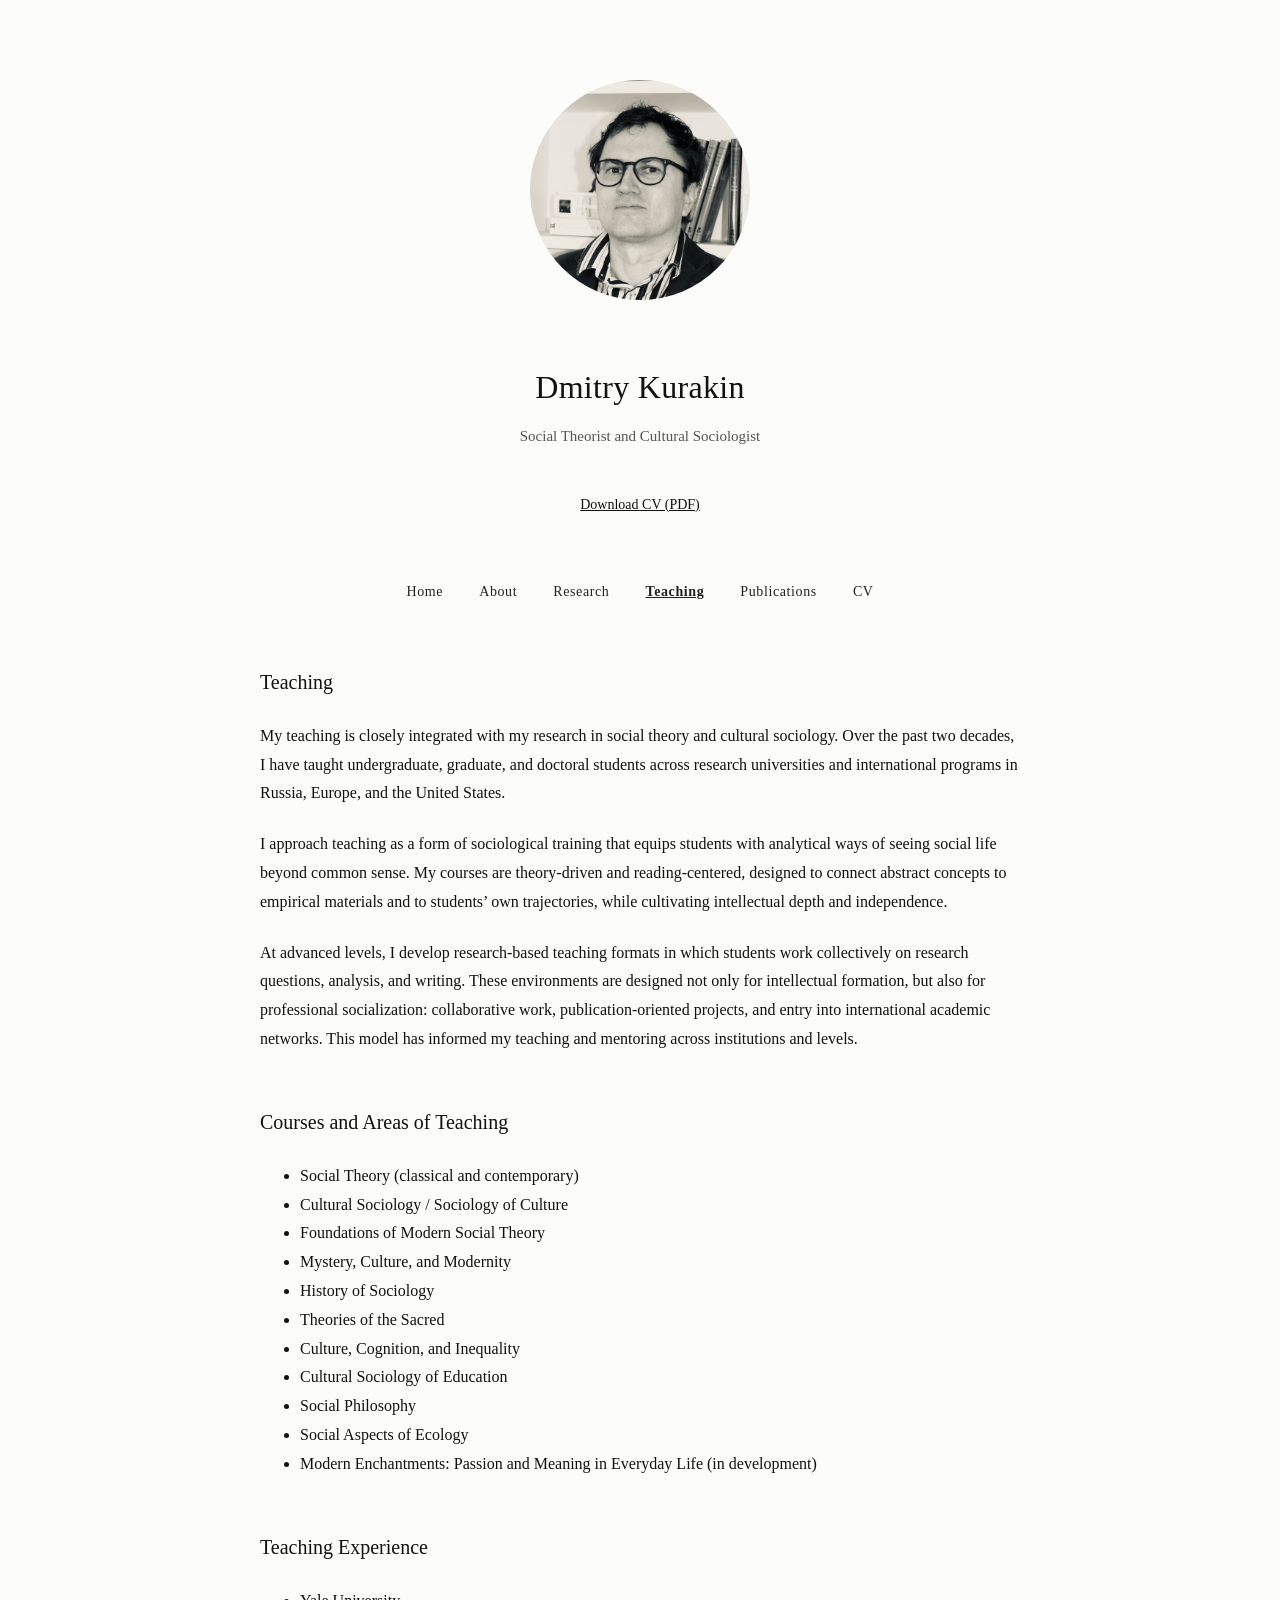
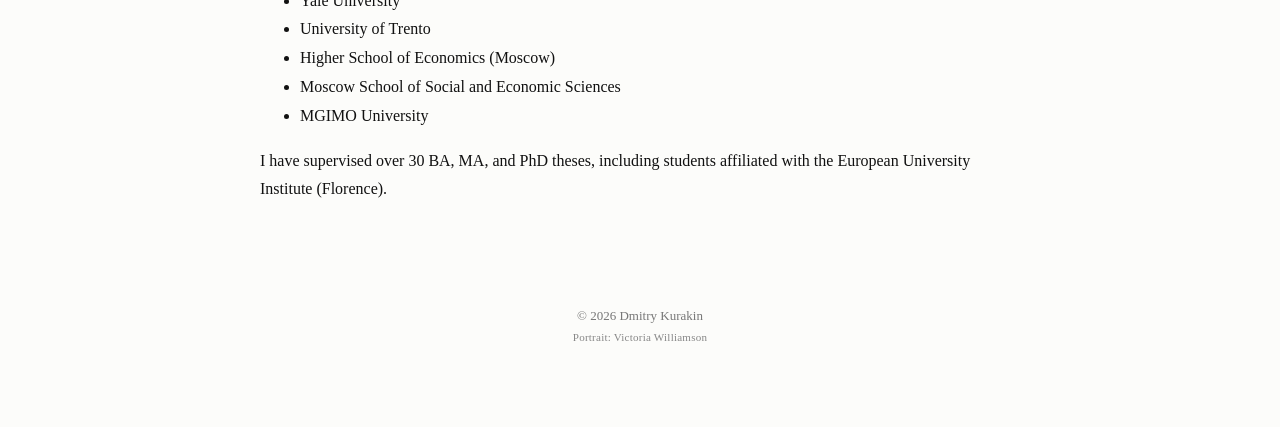
<file: teaching.html>
<!DOCTYPE html>
<html lang="en">
<head>
    <meta charset="UTF-8">
    <title>Dmitry Kurakin - Teaching</title>
<link rel="stylesheet" href="style.css">
<!-- ===========================
     Favicon / App Icons
     =========================== -->

<!-- Используем только DK для всех размеров -->
<link rel="icon" type="image/svg+xml" href="images/favicon-DK.svg">

<!-- Универсальный fallback -->
<link rel="shortcut icon" href="images/favicon-DK.svg" type="image/svg+xml">

<!-- Safari pinned tab (цвет для монохромного режима) -->
<link rel="mask-icon" href="images/favicon-DK.svg" color="#344c3d">

<!-- Social Media Preview -->
<meta property="og:image" content="https://dmitrykurakin.org/images/favicon-DK.svg">
<meta name="twitter:image" content="https://dmitrykurakin.org/images/favicon-DK.svg">
</head>
<body>
    <header>
        <img src="images/photo.jpeg" alt="Dmitry Kurakin">
        <h1>Dmitry Kurakin</h1>
        <p>Social Theorist and Cultural Sociologist</p>
        <a class="cv-link" href="pdf/Dmitry_Kurakin_CV.pdf" target="_blank">
            Download CV (PDF)
        </a>
    </header>

    <nav>
        <a href="index.html">Home</a>
        <a href="about.html">About</a>
        <a href="research.html">Research</a>
        <a href="teaching.html" class="current">Teaching</a>
        <a href="publications.html">Publications</a>
        <a href="cv.html">CV</a>
    </nav>

    <main>
        <h2>Teaching</h2>

        <p>My teaching is closely integrated with my research in social theory and cultural sociology. Over the past two decades, I have taught undergraduate, graduate, and doctoral students across research universities and international programs in Russia, Europe, and the United States.</p>

        <p>I approach teaching as a form of sociological training that equips students with analytical ways of seeing social life beyond common sense. My courses are theory-driven and reading-centered, designed to connect abstract concepts to empirical materials and to students’ own trajectories, while cultivating intellectual depth and independence.</p>

        <p>At advanced levels, I develop research-based teaching formats in which students work collectively on research questions, analysis, and writing. These environments are designed not only for intellectual formation, but also for professional socialization: collaborative work, publication-oriented projects, and entry into international academic networks. This model has informed my teaching and mentoring across institutions and levels.</p>

        <h2>Courses and Areas of Teaching</h2>
        <ul>
            <li>Social Theory (classical and contemporary)</li>
            <li>Cultural Sociology / Sociology of Culture</li>
            <li>Foundations of Modern Social Theory</li>
            <li>Mystery, Culture, and Modernity</li>
            <li>History of Sociology</li>
            <li>Theories of the Sacred</li>
            <li>Culture, Cognition, and Inequality</li>
            <li>Cultural Sociology of Education</li>
            <li>Social Philosophy</li>
            <li>Social Aspects of Ecology</li>
            <li>Modern Enchantments: Passion and Meaning in Everyday Life (in development)</li>
        </ul>

        <h2>Teaching Experience</h2>
        <ul>
            <li>Yale University</li>
            <li>University of Trento</li>
            <li>Higher School of Economics (Moscow)</li>
            <li>Moscow School of Social and Economic Sciences</li>
            <li>MGIMO University</li>
        </ul>

        <p>I have supervised over 30 BA, MA, and PhD theses, including students affiliated with the European University Institute (Florence).</p>
    </main>

    <footer>
        © 2026 Dmitry Kurakin<br>
    <span class="photo-credit">Portrait: Victoria Williamson</span>
    </footer>
</body>
</html>
</file>
<file: style.css>
/* ========================================================
   Root variables — удобно менять ключевые цвета и шрифты
   ======================================================== */
:root {
    --main-bg-color: #fcfcfa; /* основной цвет фона сайта */
    --main-text-color: #111;   /* основной цвет текста */
    --secondary-text-color: #555; /* цвет подзаголовков, описаний */
    --footer-text-color: #777; /* цвет текста в футере */
    --link-color: #111;        /* цвет ссылок */
    --link-hover-color: #111;  /* цвет ссылок при наведении */
    --nav-link-color: #222;    /* цвет ссылок в навигации */
}

/* ========================================================
   Общие настройки страницы
   ======================================================== */
body {
    font-family: Georgia, "Times New Roman", serif; /* основной шрифт */
    max-width: 760px;       /* ширина текста на больших экранах */
    margin: 80px auto;      /* центрирование контента */
    padding: 0 24px;        /* внутренние отступы слева и справа */
    line-height: 1.8;       /* межстрочный интервал */
    color: var(--main-text-color); /* основной цвет текста */
    background-color: var(--main-bg-color); /* цвет фона страницы */
}

/* ========================================================
   Header — шапка сайта
   ======================================================== */
header {
    text-align: center;     /* выравнивание по центру */
    margin-bottom: 60px;    /* отступ снизу */
}

/* Фото в шапке */
header img {
    width: 220px;           /* ширина фотографии на десктопе */
    height: 220px;          /* высота фотографии */
    border-radius: 50%;     /* круглая форма */
    object-fit: cover;      /* обрезка изображения по центру */
    margin-bottom: 28px;    /* отступ снизу под фото */
}

/* Имя */
h1 {
    font-size: 32px;        /* размер заголовка */
    font-weight: normal;    /* без жирного */
    margin-bottom: 6px;     /* небольшой отступ снизу */
    letter-spacing: 0.3px;  /* межбуквенный интервал */
}

/* Подпись под именем */
header p {
    font-size: 15px;
    color: var(--secondary-text-color);
    margin-top: 0;          /* убираем верхний отступ */
}

/* Ссылка на CV в шапке */
.cv-link {
    display: inline-block;
    margin-top: 20px;
    font-size: 14px;
}

/* ========================================================
   Навигация
   ======================================================== */
nav {
    text-align: center;     
    margin-bottom: 60px;
    font-size: 14px;
    letter-spacing: 0.6px;
}

nav a {
    margin: 0 16px;          /* отступ между ссылками */
    text-decoration: none;
    color: var(--nav-link-color); /* цвет ссылок в навигации */
}

nav a:hover {
    text-decoration: underline;
}

/* 🔹 Примечания и служебный текст */
.note {
    color: var(--secondary-text-color); /* #555 */
    font-style: italic;
    margin-top: 12px;
    margin-bottom: 22px;
    margin-left: 24px; /* горизонтальный отступ для визуальной дифференциации */
}

/* Подсветка текущей страницы */
nav a.current {
    font-weight: bold;
    text-decoration: underline;
}

/* ========================================================
   Основной контент
   ======================================================== */
h2 {
    font-size: 20px;
    font-weight: normal;
    margin-top: 50px;
    margin-bottom: 22px;
}

p {
    margin-bottom: 22px;
}

a {
    color: var(--link-color);
}

a:hover {
    text-decoration: underline;
}

/* ========================================================
   Футер
   ======================================================== */
footer {
    margin-top: 100px;
    font-size: 13px;
    color: var(--footer-text-color);
    text-align: center;
}

/* ========================================================
   Адаптивный дизайн (Mobile)
   ======================================================== */
@media (max-width: 600px) {
    body {
        margin: 40px auto; /* уменьшаем отступы сверху/снизу */
    }

    /* Фото уменьшаем для мобильных */
    header img {
        width: 160px;
        height: 160px;
    }

    nav a {
        display: block;
        margin: 8px 0; /* вертикальные отступы для мобильных ссылок */
    }

    h1 {
        font-size: 26px;
    }
}
.photo-credit {
    font-size: 0.85em;
    color: #888;
    letter-spacing: 0.02em; /* микро-интервал для аккуратности */
     display: block;          /* перенос на отдельную строку */
}
</file>
